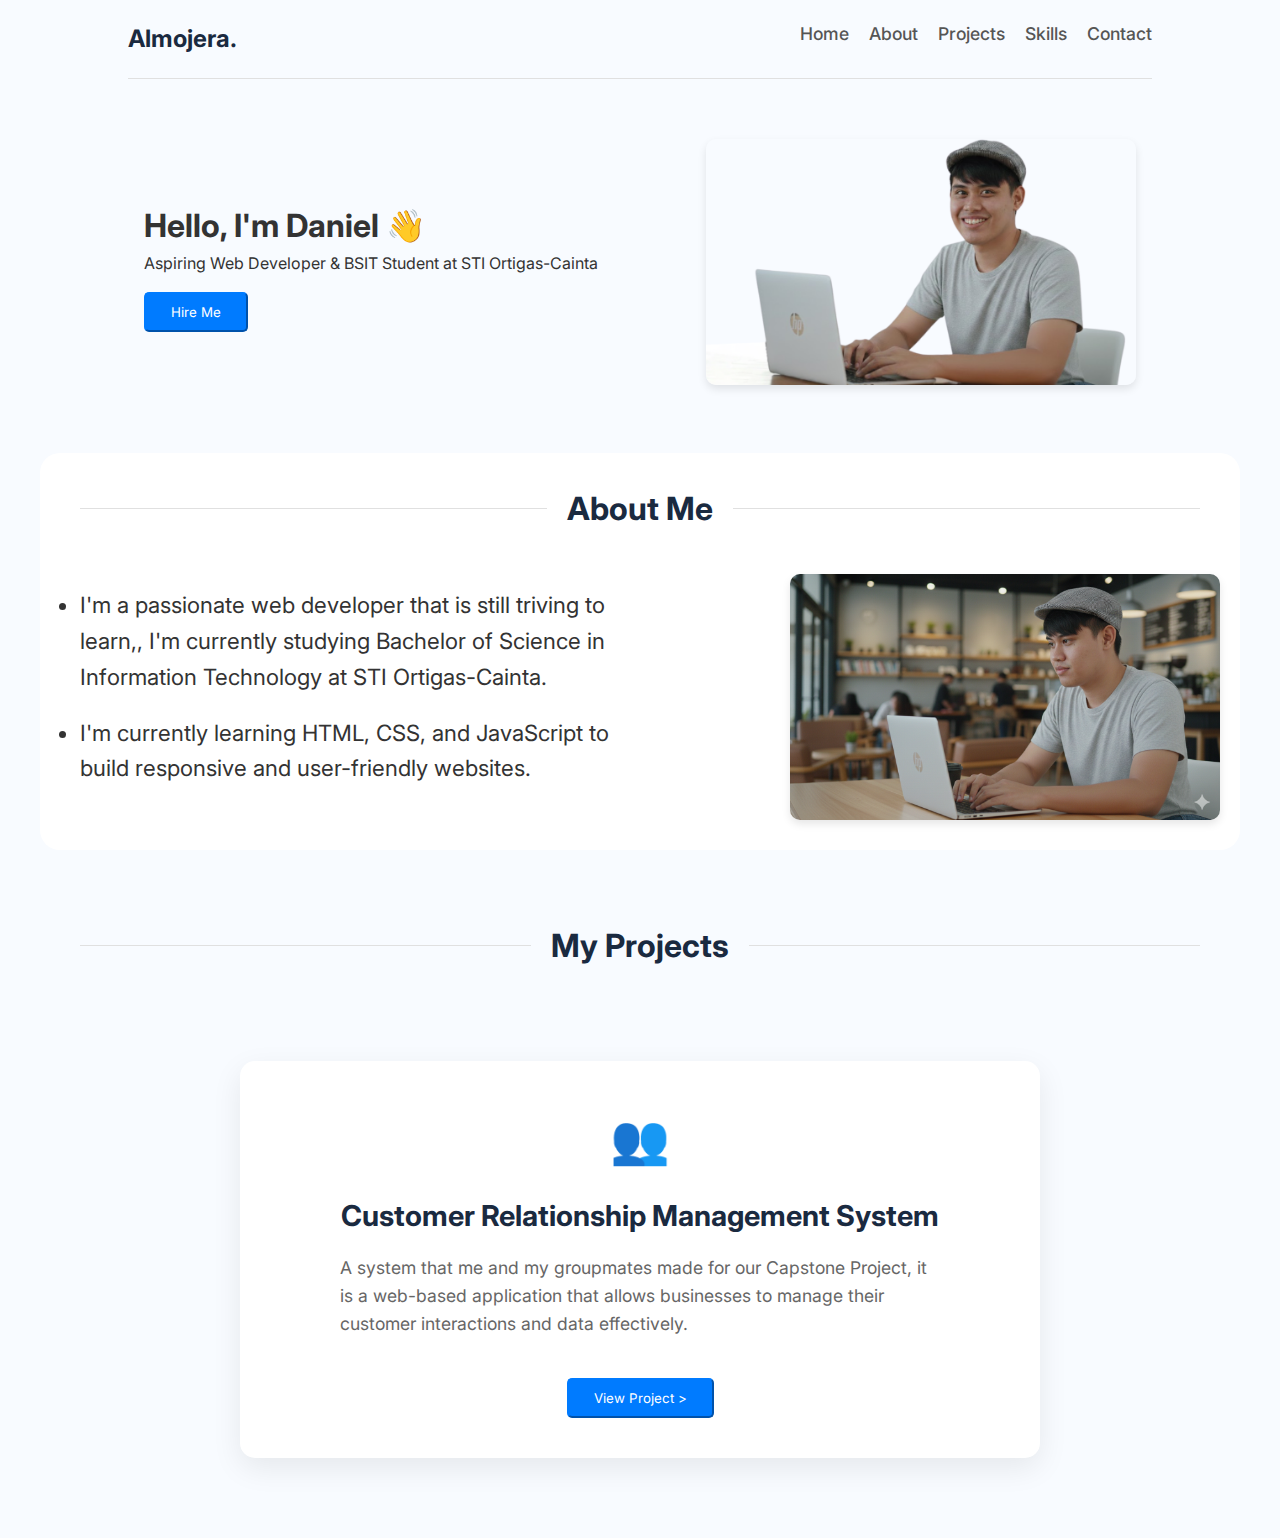
<file: index.html>
<!DOCTYPE html>
<html lang="en">
<head>
    <meta charset="UTF-8">
    <meta name="viewport" content="width=device-width, initial-scale=1.0">
    <title>Daniel | Portfolio</title>
    <link rel="stylesheet" href="style.css">
</head>
<body>
<!--This is the header section-->
    <header>
        <nav class="nav">
            <div class="logo">Almojera.</div>
            <ul>
                <li><a href="#home">Home</a></li>
                <li><a href="#about">About</a></li>
                <li><a href="#projects">Projects</a></li>
                <li><a href="#skills">Skills</a></li>
                <li><a href="#contact">Contact</a></li>
            </ul>
        </nav>
        <div class="section-divider"></div>
    </header>
<!--This is the end of the header section and the start of the hero section-->
    <div class = "container">
    <section id="home" class="hero">
        <div class="hero-content">
            <h1>Hello, I'm Daniel 👋</h1>
            <p>Aspiring Web Developer & BSIT Student at STI Ortigas-Cainta</p>
            <button class="btn-primary">Hire Me</button>
        </div>
        <div class="hero-image">
            <img src="daniel-hero.png" alt="Daniel">
        </div>
        </div>
    </section>

    <div class = "about-container">
        <section id="about" class="about">
            <h2>About Me</h2>
                <div class="about-layout-grid">
                    <div class="about-text-box">
                        <li>I'm a passionate web developer that is still triving to learn,, I'm currently studying Bachelor of Science in Information Technology at STI Ortigas-Cainta.</li></p>
                        <li>I'm currently learning HTML, CSS, and JavaScript to build responsive and user-friendly websites.</li></p>
                    </div>
                    <div class="about-image-box">
                        <img src="daniel-coffee.png" alt="Daniel">
                    </div>
                </div>
        </section>
    </div>
        
<!--This is the end of the about section and the start of the projects section-->
    <div class = "projects-container">
    <section id="projects" class="projects">
        <h2 class="section-title">My Projects</h2>
    </section> 
            <div class="projects-layout-grid"></div>
                <div class="project-container">
    <div class="project-card">
        <div class="system-icon">
            <i class="fas fa-users"></i> <span>👥</span> </div>
        
        <h3 class="project-title">Customer Relationship Management System</h3>
        
        <p class="project-description">
            A system that me and my groupmates made for our Capstone Project, it is a web-based application that allows businesses to manage their customer interactions and data effectively. 
        </p>
        <button class="btn-secondary">View Project ></button>
    </div>
</div>
</div>


</html>
</file>
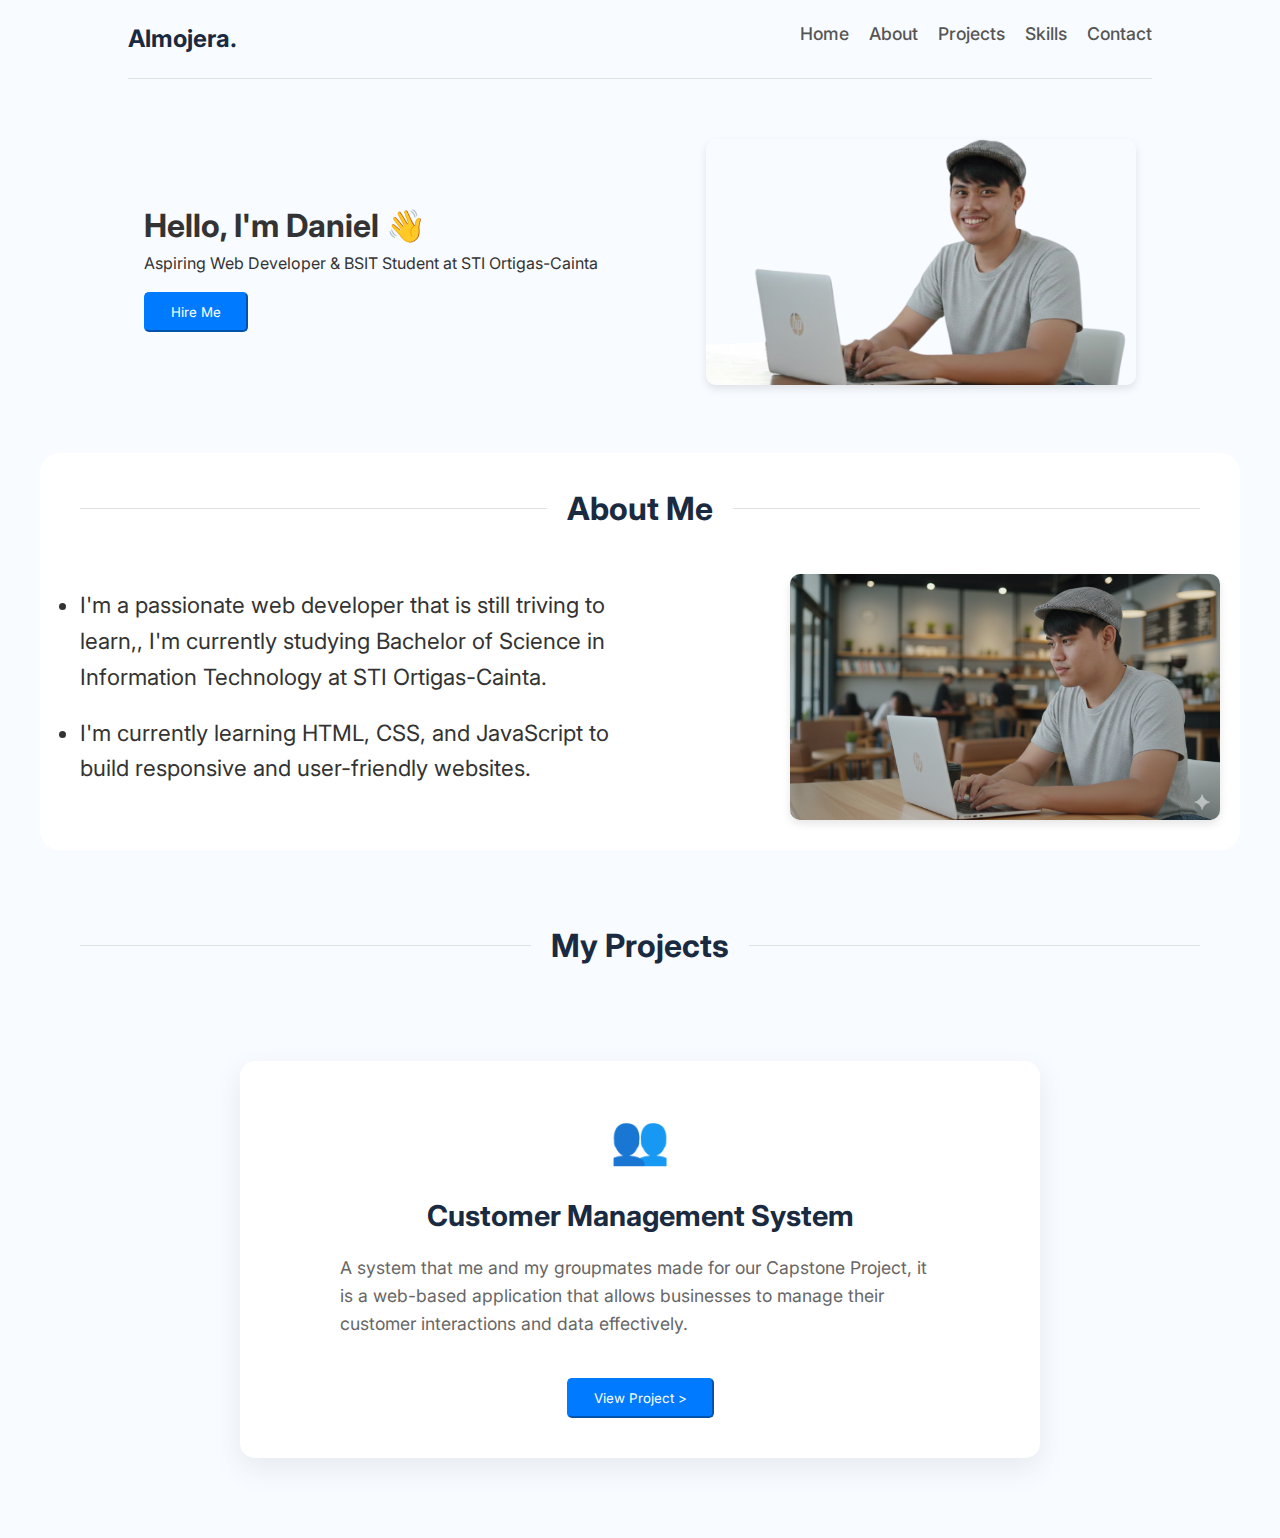
<file: My Portfolio.html>
<!DOCTYPE html>
<html lang="en">
<head>
    <meta charset="UTF-8">
    <meta name="viewport" content="width=device-width, initial-scale=1.0">
    <title>Daniel | Portfolio</title>
    <link rel="stylesheet" href="style.css">
</head>
<body>
<!--This is the header section-->
    <header>
        <nav class="nav">
            <div class="logo">Almojera.</div>
            <ul>
                <li><a href="#home">Home</a></li>
                <li><a href="#about">About</a></li>
                <li><a href="#projects">Projects</a></li>
                <li><a href="#skills">Skills</a></li>
                <li><a href="#contact">Contact</a></li>
            </ul>
        </nav>
        <div class="section-divider"></div>
    </header>
<!--This is the end of the header section and the start of the hero section-->
    <div class = "container">
    <section id="home" class="hero">
        <div class="hero-content">
            <h1>Hello, I'm Daniel 👋</h1>
            <p>Aspiring Web Developer & BSIT Student at STI Ortigas-Cainta</p>
            <button class="btn-primary">Hire Me</button>
        </div>
        <div class="hero-image">
            <img src="daniel-hero.png" alt="Daniel">
        </div>
        </div>
    </section>

    <div class = "about-container">
        <section id="about" class="about">
            <h2>About Me</h2>
                <div class="about-layout-grid">
                    <div class="about-text-box">
                        <p><li>I'm a passionate web developer that is still triving to learn,, I'm currently studying Bachelor of Science in Information Technology at STI Ortigas-Cainta.</li></p>
                        <p><li>I'm currently learning HTML, CSS, and JavaScript to build responsive and user-friendly websites.</li></p>
                    </div>
                    <div class="about-image-box">
                        <img src="daniel-coffee.png" alt="Daniel">
                    </div>
                </div>
        </section>
    </div>
        
<!--This is the end of the about section and the start of the projects section-->
    <div class = "projects-container">
    <section id="projects" class="projects">
        <h2 class="section-title">My Projects</h2>
    </section> 
            <div class="projects-layout-grid"></div>
                <div class="project-container">
    <div class="project-card">
        <div class="system-icon">
            <i class="fas fa-users"></i> <span>👥</span> </div>
        
        <h3 class="project-title">Customer Management System</h3>
        
        <p class="project-description">
            A system that me and my groupmates made for our Capstone Project, it is a web-based application that allows businesses to manage their customer interactions and data effectively. 
        </p>
        <button class="btn-secondary">View Project ></button>
    </div>
</div>
</div>


</html>
</file>
<file: style.css>
@import url('https://fonts.googleapis.com/css2?family=Inter:wght@400;700&display=swap');

/*This is the Navigation Bar Section*/
* {
    margin: 0;
    padding: 0;
    box-sizing: border-box; 
    font-family: 'Inter', sans-serif;
}

body {
    background-color: #f8fbff; 
    color: #333;
    line-height: 1.6;
}

.container {
    max-width: 1300px;
    margin: 0 auto;
    padding: 0 20px;
}

nav {
    display: flex;
    justify-content: space-between;
    align-items: center;
    padding: 20px 10%;
    background: #f8fbff;
    
}

.logo {
    font-size: 1.5rem;
    font-weight: bold;
    color: #1a2a40;
}

nav ul {
    display: flex;
    list-style: none;
}

nav ul li {
    margin-left: 20px;
}

nav ul li a {
    text-decoration: none;
    color: #555;
    font-weight: 500;
    padding-bottom: 8px;
    position: relative;
}

nav ul li a.active {
    color: #0056b3;
    border-bottom: 2px solid #0056b3;
    padding-bottom: 5px;
}

.section-divider {
    height: 1px;
    background-color: #e0e0e0;
    width: 80%;
    margin: 0 auto;
}

/*This is the Hero Section*/
.hero {
    display: flex;
    align-items: center;
    justify-content: space-between;
    padding: 60px 10%;
}
.hero-content {
    max-width: 600px;
}

.btn-primary {
    display: inline-block;
    padding: 10px 25px;
    background-color: #007bff;
    color: #fff;
    text-decoration: none;
    border-radius: 5px;
    margin-top: 15px;
    border-color: #007bff;
    cursor: pointer;
}

img {
    max-width: 430px;
    border-radius: 10px;
    box-shadow: 0 4px 8px rgba(0, 0, 0, 0.1);
    width: 100%;
    max-width: 430px;
    height: auto;
    border-radius: 10px;
}

/*This is the About me Section*/

.about-container{
    display: flex;
    align-items: center;
    justify-content: space-between;
    margin: 0 auto;
    padding: 0 20px;
    background-color: #ffffff;
    align-items: center;
    max-width: 1200px;
    padding-top: 30px;
    padding-bottom: 30px;
    border-radius: 20px;
    animation: fadeInUp 1.2s ease-out forwards;
}

#about h2 {
    display: flex;
    align-items: center;
    text-align: center;
    font-size: 2rem;
    color: #1a2a40;
    margin-bottom: 40px;
}

#about h2::before,
#about h2::after {
    content: "";
    flex: 1;
    height: 1px;
    background: #e0e0e0;
    margin: 0 20px;
}

li{
    margin-bottom: 10px;
    color: #555;
    font-size: 1.1rem;
}

.about-text-box{
    width: 80%;
    padding-right: 10px;
    padding-left: 20px;
    flex: 2;

}

.about-text-box li {
    margin-bottom: 20px;
    font-size: 1.4rem;
    line-height: 1.6;
    color: #333;
    width: 100%;
}

.about-image-box {
    flex: 1;
    display: flex;
    justify-content: flex-end;
    
}

.about-image-box img{
    width: 100%;
    max-width: 430px;
    border-radius: 10px;
    box-shadow: 0 4px 8px rgba(0, 0, 0, 0.1);
    animation: fadeInUp 1.2s ease-out forwards;
}
.about-image-box img:hover {
    transform: translateY(-10px);
    box-shadow: 0 20px 40px rgba(0, 86, 179, 0.15);
}
.about-image-box img, .project-card {
    transition: transform 0.3s ease, box-shadow 0.3s ease;
    animation: fadeInUp 1.2s ease-out forwards;
}
.about-image-box img:hover, .project-card:hover {
    transform: translateY(-10px);
    box-shadow: 0 20px 40px rgba(0, 86, 179, 0.15);
}


.about-layout-grid {
    display: flex;
    align-items: center; 
    justify-content: center;
    gap: 30px;
    margin-top: 40px;
}
.about-text-box { flex: 1; }
.about-image-box { flex: 1; text-align: right; }


.projects-container {
    margin: 0 auto;
    padding: 0 20px;
    background-color: #f8fbff;
    align-items: center;
    max-width: 1200px;
    padding-top: 30px;
    padding-bottom: 30px;
    border-radius: 20px;
    
}

.projects-layout-grid {
    display: flex;
    align-items: center; 
    justify-content: center;
    gap: 30px;
    margin-top: 20px;
}

.section-title {
    display: flex;
    align-items: center;
    text-align: center;
    font-size: 2rem;
    color: #1a2a40;
    margin: 40px 0;
}

.section-title::before,
.section-title::after {
    content: "";
    flex: 1; 
    height: 1px;
    background: #e0e0e0; 
    margin: 0 20px; 
}

.project-container {
    display: flex;
    justify-content: center;
    padding: 50px 20px;
}

.project-card {
    background: #ffffff;
    width: 100%;
    max-width: 800px;
    padding: 40px;
    border-radius: 15px;
    text-align: center;
    
    box-shadow: 0 10px 30px rgba(0, 0, 0, 0.08);
    transition: transform 0.3s ease, box-shadow 0.3s ease;
}

.system-icon {
    font-size: 3rem;
    margin-bottom: 15px;
    color: #0056b3;
}

.project-title {
    font-size: 1.8rem;
    color: #1a2a40;
    margin-bottom: 15px;
}

.project-description {
    font-size: 1.1rem;
    color: #666;
    max-width: 600px;
    margin: 0 auto 25px auto;
    text-align: start;

}

.project-card:hover {
    transform: translateY(-10px);
    box-shadow: 0 20px 40px rgba(0, 86, 179, 0.15);
}

.btn-secondary {
    display: inline-block;
    padding: 10px 25px;
    background-color: #007bff;
    color: #fff;
    text-decoration: none;
    border-radius: 5px;
    margin-top: 15px;
    border-color: #007bff;
    cursor: pointer;
    text-align: start;
}

@media screen and (max-width: 768px) {
    
    nav {
        flex-direction: column;
        padding: 15px;
    }

    nav ul {
        margin-top: 15px;
        flex-wrap: wrap;
        justify-content: center;
    }

    nav ul li {
        margin: 5px 10px;
    }

    .hero {
        flex-direction: column;
        text-align: center;
        padding: 40px 5%;
    }

    .hero-content h1 {
        font-size: 2rem; 
    }

    .hero-image img {
        margin-top: 30px;
        max-width: 100%; 
        animation: fadeInUp 1.2s ease-out forwards;
    }

    
    .about-container {
        flex-direction: column;
        width: 95%; 
        padding: 20px;
    }

    .about-layout-grid {
        flex-direction: column;
    }

    .about-text-box {
        width: 100%;
        padding: 0;
    }

    .about-image-box {
        margin-top: 20px;
        justify-content: center;
    }
}
    @keyframes fadeInUp {
    from {
        opacity: 0;
        transform: translateY(30px);
    }
    to {
        opacity: 1;
        transform: translateY(0);
    }
}
</file>
